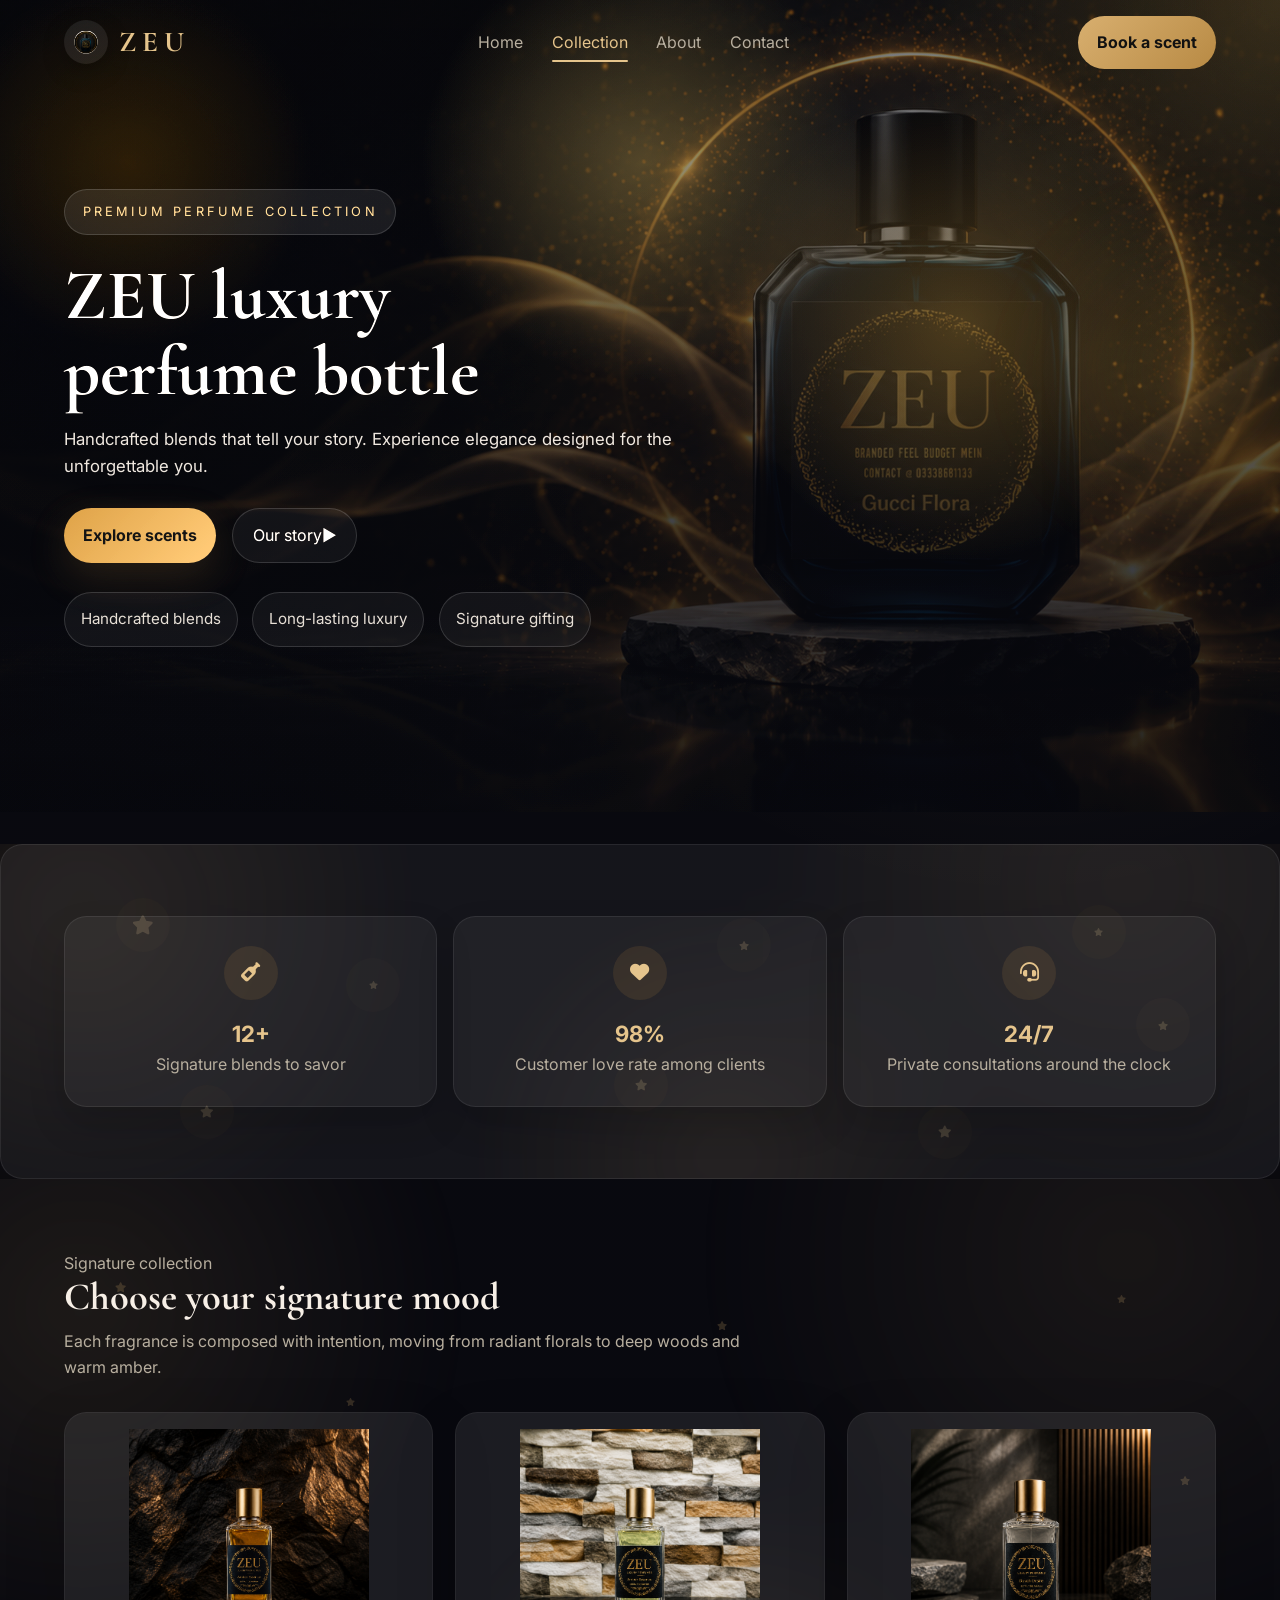
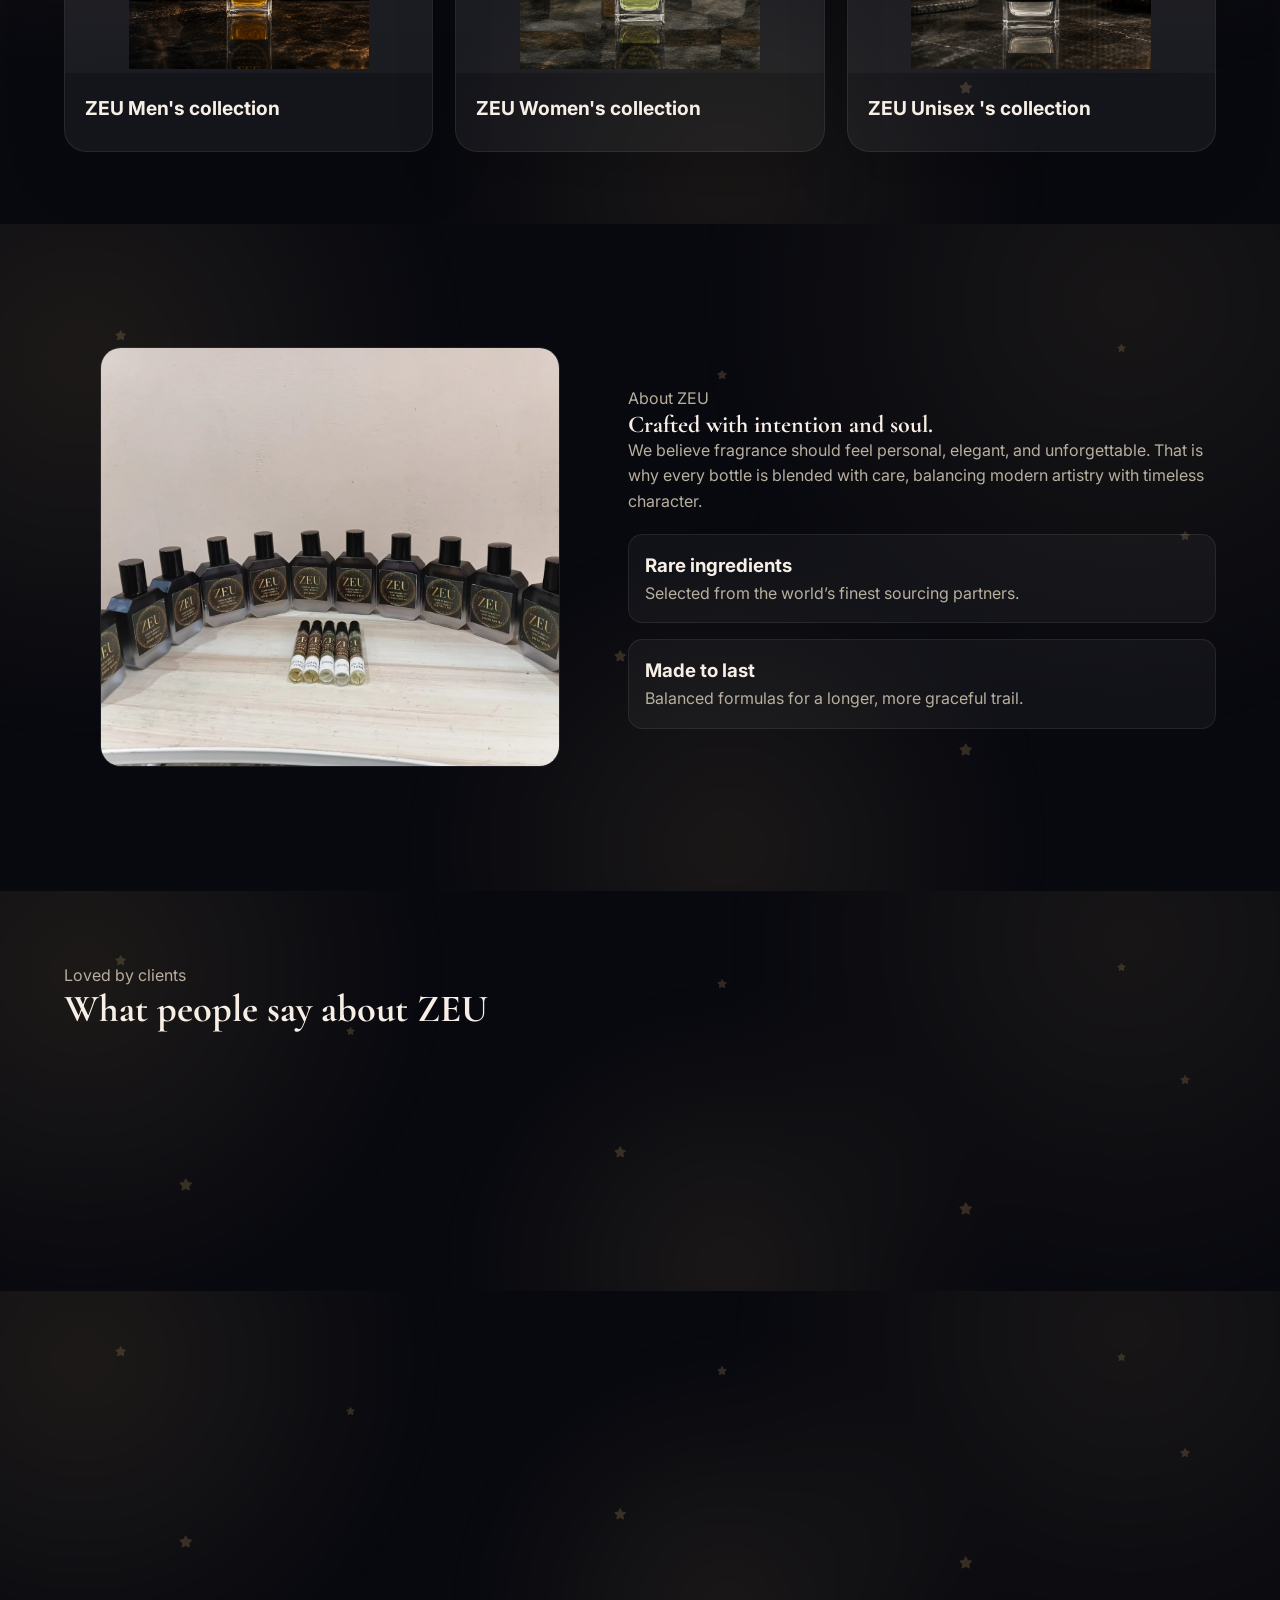
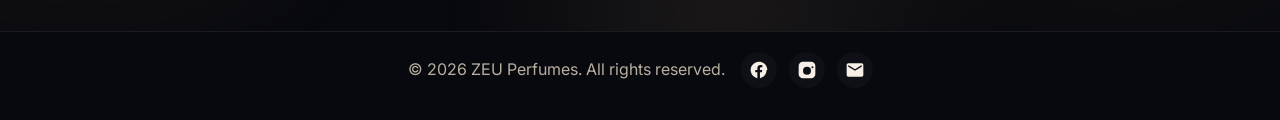
<file: index.html>
<!DOCTYPE html>
<html lang="en">
<head>
    <meta charset="UTF-8">
    <meta name="viewport" content="width=device-width, initial-scale=1.0">
    <meta name="description" content="Explore luxury perfumes by ZEU, including Noir Velvet, Celeste Bloom, and Golden Hour. Discover refined fragrances crafted for elegance and lasting impression.">
    <meta name="keywords" content="luxury perfume, designer fragrance, Noir Velvet perfume, Celeste Bloom perfume, Golden Hour perfume, ZEU perfumes">
    <meta name="author" content="ZEU Perfumes">
    <meta property="og:title" content="ZEU Perfumes | Luxury Fragrances">
    <meta property="og:description" content="Luxury perfume collection with bold, floral, and radiant scents crafted to leave a lasting impression.">
    <meta property="og:type" content="website">
    <meta property="og:image" content="images/8795c2fe-f827-4559-87a7-72eb3ebfd808.png">
    <meta name="twitter:card" content="summary_large_image">
    <meta name="twitter:title" content="ZEU Perfumes | Luxury Fragrances">
    <meta name="twitter:description" content="Luxury perfume collection with bold, floral, and radiant scents crafted to leave a lasting impression.">
    <title>ZEU | Luxury Perfumes</title>
    <link rel="stylesheet" href="style.css">
    <link rel="preconnect" href="https://fonts.googleapis.com">
    <link rel="preconnect" href="https://fonts.gstatic.com" crossorigin>
    <link href="https://fonts.googleapis.com/css2?family=Inter:wght@300;400;500;600;700&family=Cormorant+Garamond:wght@500;600;700&display=swap" rel="stylesheet">
    <link rel="stylesheet" href="https://cdnjs.cloudflare.com/ajax/libs/font-awesome/6.7.2/css/all.min.css">
    <link rel="icon" href="images/8795c2fe-f827-4559-87a7-72eb3ebfd808.png" type="image/png">
</head>
<body>
    <div class="page-glow"></div>

    <nav class="navbar">
        <a href="#home" class="brand">
            <img src="images/8795c2fe-f827-4559-87a7-72eb3ebfd808.png" alt="ZEU icon" class="nav-icon">
            ZEU
        </a>
        <div class="nav-links">
            <a href="#home">Home</a>
            <a href="#collection" class="active">Collection</a>
            <a href="#about">About</a>
            <a href="#contact">Contact</a>
        </div>
        <a class="nav-btn" href="#contact" id="bookBtn">Book a scent</a>
    </nav>

    <main>
        <section id="home" class="hero">
            <div class="hero-copy reveal">
                <span class="hero-badge">Premium perfume collection</span>
                <h1>ZEU luxury<br>perfume bottle</h1>
                <p>Handcrafted blends that tell your story. Experience elegance designed for the unforgettable you.</p>
                <div class="hero-actions">
                    <a href="#collection" class="btn btn-primary">Explore scents</a>
                    <a href="#about" class="btn btn-secondary">
                        Our story
                        <span class="btn-icon">▶</span>
                    </a>
                </div>
                <div class="hero-highlights">
                    <span>Handcrafted blends</span>
                    <span>Long-lasting luxury</span>
                    <span>Signature gifting</span>
                </div>
            </div>
    
        </section>

       <section class="stats reveal">
    <div class="section-stars" aria-hidden="true">
        <i class="fa-solid fa-star"></i><i class="fa-solid fa-star"></i><i class="fa-solid fa-star"></i><i class="fa-solid fa-star"></i>
        <i class="fa-solid fa-star"></i><i class="fa-solid fa-star"></i><i class="fa-solid fa-star"></i><i class="fa-solid fa-star"></i>
    </div>
    <div>
        <i class="fa-solid fa-wine-bottle"></i>
        <strong>12+</strong>
        <span>Signature blends to savor</span>
    </div>

    <div>
        <i class="fa-solid fa-heart"></i>
        <strong>98%</strong>
        <span>Customer love rate among clients</span>
    </div>

    <div>
        <i class="fa-solid fa-headset"></i>
        <strong>24/7</strong>
        <span>Private consultations around the clock</span>
    </div>
</section>

        <section id="collection" class="collection">
            <div class="section-stars" aria-hidden="true">
                <i class="fa-solid fa-star"></i><i class="fa-solid fa-star"></i><i class="fa-solid fa-star"></i><i class="fa-solid fa-star"></i>
                <i class="fa-solid fa-star"></i><i class="fa-solid fa-star"></i><i class="fa-solid fa-star"></i><i class="fa-solid fa-star"></i>
            </div>
            <div class="section-heading reveal">
                <p class="eyebrow">Signature collection</p>
                <h2>Choose your signature mood</h2>
                <p>Each fragrance is composed with intention, moving from radiant florals to deep woods and warm amber.</p>
            </div>

            <div class="perfume-grid">
                <article class="perfume-card reveal">
                    <div class="card-flip">
                        <a href="noir-velvet.html" class="card-link card-front">
                            <img src="images/ChatGPT Image Sep 3, 2026, 10_05_32 PM.png" alt="ZEU Men collection bottle">
                            <div class="card-copy">
                                <h3>ZEU Men's collection</h3>
                            </div>
                        </a>
                        <a href="noir-velvet.html" class="card-link card-back">
                            <div class="card-particle" aria-hidden="true"></div>
                            <div class="card-particle" aria-hidden="true"></div>
                            <div class="card-particle" aria-hidden="true"></div>
                            <div class="card-particle" aria-hidden="true"></div>
                            <div class="card-particle" aria-hidden="true"></div>
                            <div class="card-particle" aria-hidden="true"></div>
                            <div class="card-particle" aria-hidden="true"></div>
                            <div class="card-particle" aria-hidden="true"></div>
                            <div class="card-particle" aria-hidden="true"></div>
                            <div class="card-particle" aria-hidden="true"></div>
                            <div class="card-notes">
                                <span><i class="fa-solid fa-tree" aria-hidden="true"></i>Woody</span>
                                <span><i class="fa-solid fa-fire" aria-hidden="true"></i>Oud</span>
                                <span><i class="fa-solid fa-sun" aria-hidden="true"></i>Amber</span>
                            </div>
                            <strong>View Collection</strong>
                        </a>
                    </div>
                </article>

                <article class="perfume-card reveal">
                    <div class="card-flip">
                        <a href="celeste-bloom.html" class="card-link card-front">
                            <img src="images/ChatGPT Image Sep 3, 2026, 10_11_12 PM.png" alt="ZEU Women's collection bottle">
                            <div class="card-copy">
                                <h3>ZEU Women's collection</h3>
                            </div>
                        </a>
                        <a href="celeste-bloom.html" class="card-link card-back">
                            <div class="card-particle" aria-hidden="true"></div>
                            <div class="card-particle" aria-hidden="true"></div>
                            <div class="card-particle" aria-hidden="true"></div>
                            <div class="card-particle" aria-hidden="true"></div>
                            <div class="card-particle" aria-hidden="true"></div>
                            <div class="card-particle" aria-hidden="true"></div>
                            <div class="card-particle" aria-hidden="true"></div>
                            <div class="card-particle" aria-hidden="true"></div>
                            <div class="card-particle" aria-hidden="true"></div>
                            <div class="card-particle" aria-hidden="true"></div>
                            <div class="card-notes">
                                <span><i class="fa-solid fa-spa" aria-hidden="true"></i>Floral</span>
                                <span><i class="fa-solid fa-feather" aria-hidden="true"></i>Musk</span>
                                <span><i class="fa-solid fa-water" aria-hidden="true"></i>Fresh</span>
                            </div>
                            <strong>View Collection</strong>
                        </a>
                    </div>
                </article>

                <article class="perfume-card reveal">
                    <div class="card-flip">
                        <a href="golden-hour.html" class="card-link card-front">
                            <img src="images/ChatGPT Image Sep 3, 2026, 10_14_59 PM.png" alt="">
                            <div class="card-copy">
                                <h3>ZEU Unisex 's collection</h3>
                            </div>
                        </a>
                        <a href="golden-hour.html" class="card-link card-back">
                            <div class="card-particle" aria-hidden="true"></div>
                            <div class="card-particle" aria-hidden="true"></div>
                            <div class="card-particle" aria-hidden="true"></div>
                            <div class="card-particle" aria-hidden="true"></div>
                            <div class="card-particle" aria-hidden="true"></div>
                            <div class="card-particle" aria-hidden="true"></div>
                            <div class="card-particle" aria-hidden="true"></div>
                            <div class="card-particle" aria-hidden="true"></div>
                            <div class="card-particle" aria-hidden="true"></div>
                            <div class="card-particle" aria-hidden="true"></div>
                            <div class="card-notes">
                                <span><i class="fa-solid fa-tree" aria-hidden="true"></i>Woody</span>
                                <span><i class="fa-solid fa-sun" aria-hidden="true"></i>Amber</span>
                                <span><i class="fa-solid fa-leaf" aria-hidden="true"></i>Vanilla</span>
                            </div>
                            <strong>View Collection</strong>
                        </a>
                    </div>
                </article>
            </div>
        </section>

        <section id="about" class="story">
            <div class="section-stars" aria-hidden="true">
                <i class="fa-solid fa-star"></i><i class="fa-solid fa-star"></i><i class="fa-solid fa-star"></i><i class="fa-solid fa-star"></i>
                <i class="fa-solid fa-star"></i><i class="fa-solid fa-star"></i><i class="fa-solid fa-star"></i><i class="fa-solid fa-star"></i>
            </div>
            <div class="story-image reveal">
                <div class="perfume-box">
                    <div class="box">
                        <img src="images/5abccdc6-fd2a-4ec4-a11d-f77dc04ec725.jpg" alt="Perfume arranged in box" class="perfume-single">
                    </div>
                </div>
            </div>
            <div class="story-copy reveal">
                <p class="eyebrow">About ZEU</p>
                <h2>Crafted with intention and soul.</h2>
                <p>We believe fragrance should feel personal, elegant, and unforgettable. That is why every bottle is blended with care, balancing modern artistry with timeless character.</p>
                <div class="feature-list">
                    <div>
                        <h3>Rare ingredients</h3>
                        <p>Selected from the world’s finest sourcing partners.</p>
                    </div>
                    <div>
                        <h3>Made to last</h3>
                        <p>Balanced formulas for a longer, more graceful trail.</p>
                    </div>
                </div>
            </div>
        </section>

        <section class="testimonials">
            <div class="section-stars" aria-hidden="true">
                <i class="fa-solid fa-star"></i><i class="fa-solid fa-star"></i><i class="fa-solid fa-star"></i><i class="fa-solid fa-star"></i>
                <i class="fa-solid fa-star"></i><i class="fa-solid fa-star"></i><i class="fa-solid fa-star"></i><i class="fa-solid fa-star"></i>
            </div>
            <div class="section-heading reveal">
                <p class="eyebrow">Loved by clients</p>
                <h2>What people say about ZEU</h2>
            </div>

            <div class="testimonial-grid">
                <blockquote class="testimonial reveal">
                    “It feels like luxury in every spray. The scent is deep, elegant, and unforgettable.”
                    <cite>— Aisha K.</cite>
                </blockquote>
                <blockquote class="testimonial reveal">
                    “The packaging, the fragrance, the experience — everything feels premium and thoughtful.”
                    <cite>— Omar R.</cite>
                </blockquote>
                <blockquote class="testimonial reveal">
                    “I bought it for gifting and ended up keeping it for myself. Absolutely stunning.”
                    <cite>— Lina M.</cite>
                </blockquote>
            </div>
        </section>

        <section id="contact" class="contact">
            <div class="section-stars" aria-hidden="true">
                <i class="fa-solid fa-star"></i><i class="fa-solid fa-star"></i><i class="fa-solid fa-star"></i><i class="fa-solid fa-star"></i>
                <i class="fa-solid fa-star"></i><i class="fa-solid fa-star"></i><i class="fa-solid fa-star"></i><i class="fa-solid fa-star"></i>
            </div>
            <div class="contact-card reveal">
                <p class="eyebrow">Ready to indulge?</p>
                <h2>Experience your next signature scent.</h2>
                <p>Reach out for private orders, gift sets, and exclusive launches.</p>
                <a href="mailto:info@zeuperfumes.com" class="btn btn-primary">Email us</a>
            </div>
        </section>
    </main>

    <div class="modal-overlay" id="bookingModal" aria-hidden="true">
        <div class="modal-content" role="dialog" aria-modal="true" aria-labelledby="bookingTitle">
            <button class="modal-close" type="button" id="closeModal" aria-label="Close booking form">×</button>
            <h2 id="bookingTitle">Book your signature scent</h2>
            <p>Share your details and we'll reserve a custom fragrance experience for you.</p>
            <form class="booking-form" id="bookingForm">
                <label>
                    Name
                    <input type="text" name="name" placeholder="Your name" required>
                </label>
                <label>
                    Email
                    <input type="email" name="email" placeholder="you@example.com" required>
                </label>
                <label>
                    Product
                    <select name="product" required>
                        <option value="">Choose a scent</option>
                        <option value="noir">Noir Velvet</option>
                        <option value="celeste">Celeste Bloom</option>
                        <option value="golden">Golden Hour</option>
                        <option value="custom">Custom blend</option>
                    </select>
                </label>
                <label>
                    Message
                    <textarea name="message" rows="4" placeholder="Tell us what you love..." required></textarea>
                </label>
                <button type="submit" class="btn btn-primary">Submit booking</button>
            </form>
        </div>
    </div>

    <footer>
        <div class="footer-inner">
            <p>&copy; <span id="year"></span> ZEU Perfumes. All rights reserved.</p>
            <div class="footer-social">
                <a class="social-link" href="facebook-page.html" aria-label="Facebook" id="fbReelBtn">
                    <!-- Facebook SVG -->
                    <svg width="20" height="20" viewBox="0 0 24 24" fill="none" xmlns="http://www.w3.org/2000/svg" aria-hidden="true">
                        <path d="M22 12C22 6.48 17.52 2 12 2S2 6.48 2 12c0 4.84 3.44 8.84 8 9.8V14.7H7.5v-2.7H10V9.8c0-2.5 1.49-3.9 3.77-3.9 1.09 0 2.23.2 2.23.2v2.45h-1.25c-1.23 0-1.61.76-1.61 1.54v1.86h2.74l-.44 2.7h-2.3V21.8c4.56-.96 8-4.96 8-9.8z" fill="currentColor" />
                    </svg>
                </a>
                <a class="social-link" href="https://www.instagram.com/zeuperfumes/" aria-label="Instagram" target="_blank" rel="noopener noreferrer">
                    <!-- Instagram SVG -->
                    <svg width="20" height="20" viewBox="0 0 24 24" fill="none" xmlns="http://www.w3.org/2000/svg" aria-hidden="true">
                        <path d="M7 2h10a5 5 0 0 1 5 5v10a5 5 0 0 1-5 5H7a5 5 0 0 1-5-5V7a5 5 0 0 1 5-5zm5 6.2a4.8 4.8 0 1 0 0 9.6 4.8 4.8 0 0 0 0-9.6zm6.5-.8a1.2 1.2 0 1 0 0 2.4 1.2 1.2 0 0 0 0-2.4z" fill="currentColor" />
                    </svg>
                </a>
                <a class="social-link" href="mailto:info@zeuperfumes.com" aria-label="Email" target="_self">
                    <!-- Email / Gmail SVG -->
                    <svg width="20" height="20" viewBox="0 0 24 24" fill="none" xmlns="http://www.w3.org/2000/svg" aria-hidden="true">
                        <path d="M20 4H4c-1.1 0-2 .9-2 2v12c0 1.1.9 2 2 2h16c1.1 0 2-.9 2-2V6c0-1.1-.9-2-2-2zm0 4-8 5-8-5V6l8 5 8-5v2z" fill="currentColor" />
                    </svg>
                </a>
            </div>
        </div>
        <div class="modal-overlay" id="videoModal" aria-hidden="true">
            <div class="modal-content video-modal-content" role="dialog" aria-modal="true" aria-labelledby="videoTitle">
                <button class="modal-close" type="button" id="closeVideoModal" aria-label="Close video">×</button>
                <h2 id="videoTitle">ZEU Perfumes — Signature Reel</h2>
                <div class="video-wrapper">
                    <video id="zeuReelVideo" autoplay muted loop playsinline poster="images/8795c2fe-f827-4559-87a7-72eb3ebfd808.png">
                        <source src="videos/zeu-reel.mp4" type="video/mp4">
                        Your browser does not support the video tag.
                    </video>
                </div>
                <div class="video-modal-actions">
                    <a class="btn btn-primary" href="mailto:info@zeuperfumes.com?subject=Order%20Request%20for%20ZEU%20Perfume">Order now</a>
                    <a class="btn btn-secondary" href="index.html" id="exploreBtn">Visit Website</a>
                </div>
            </div>
        </div>
    </footer>

    <script src="script.js"></script>
</body>
</html>
</file>
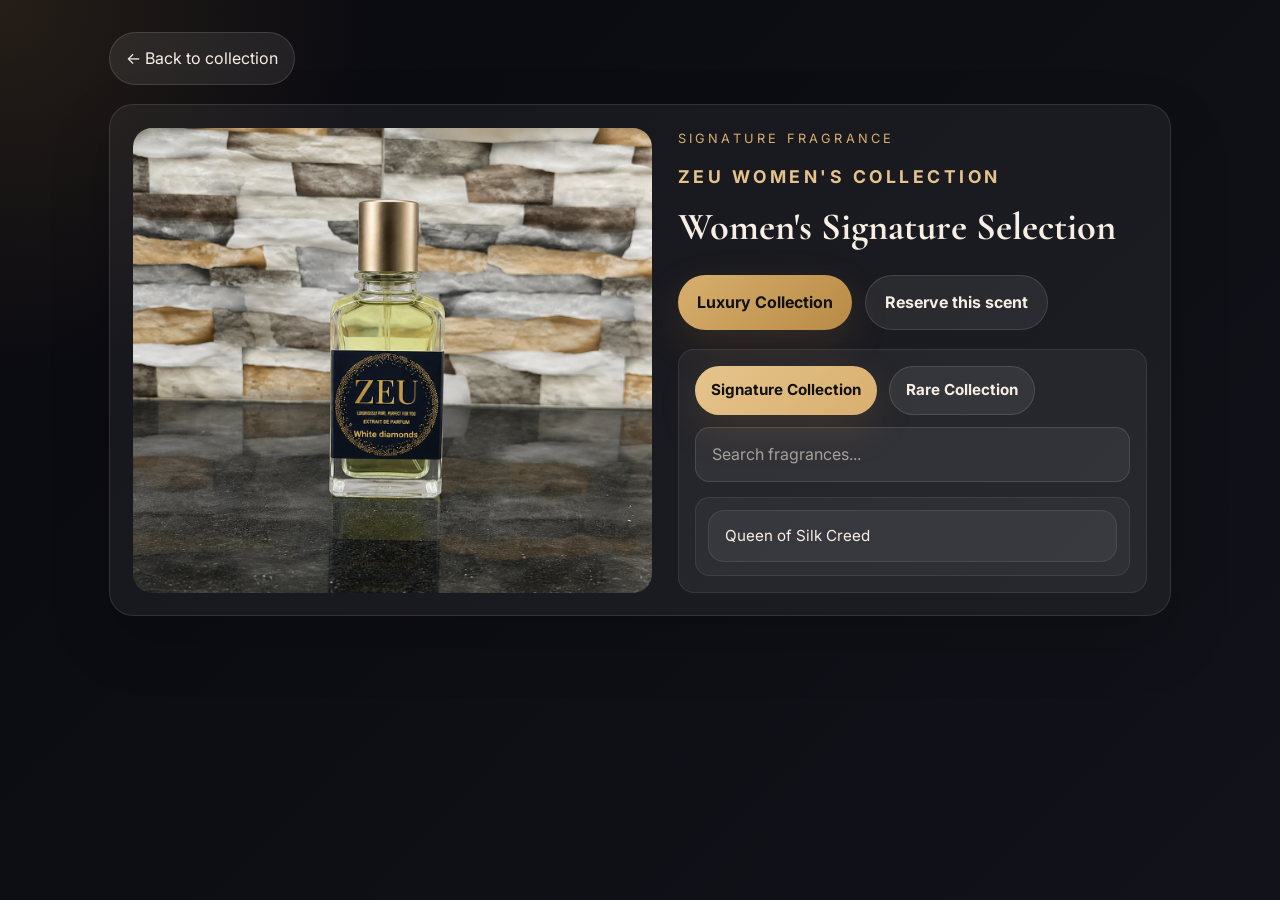
<file: celeste-bloom.html>
<!DOCTYPE html>
<html lang="en">
<head>
  <meta charset="UTF-8" />
  <meta name="viewport" content="width=device-width, initial-scale=1.0" />
  <meta name="description" content="Explore the ZEU women's fragrance collection, featuring signature and rare scents designed for memorable presence." />
  <meta name="keywords" content="Celeste Bloom, women's perfume, luxury fragrance collection, ZEU perfumes" />
  <meta property="og:title" content="Celeste Bloom | ZEU Perfumes" />
  <meta property="og:description" content="Discover ZEU's Celeste Bloom women's fragrance collection." />
  <meta property="og:type" content="website" />
  <meta property="og:image" content="images/7a420e01-bcb6-480f-9904-edebe3801870.png" />
  <meta name="twitter:card" content="summary_large_image" />
  <title>Celeste Bloom | ZEU Perfumes</title>
  <link rel="stylesheet" href="style.css" />
  <link rel="preconnect" href="https://fonts.googleapis.com" />
  <link rel="preconnect" href="https://fonts.gstatic.com" crossorigin />
  <link href="https://fonts.googleapis.com/css2?family=Inter:wght@300;400;500;600;700&family=Cormorant+Garamond:wght@500;600;700&display=swap" rel="stylesheet" />
  <style>
    body {
      min-height: 100vh;
      background: radial-gradient(circle at top left, rgba(184,138,68,0.16), transparent 24%),
                  linear-gradient(135deg, #09090f 0%, #12131a 100%);
      color: #f7efe6;
      font-family: 'Inter', sans-serif;
    }

    .detail-page { max-width: 1100px; margin: 0 auto; padding: 2rem 1.2rem 3rem; }
    .back-btn {
      display: inline-flex; align-items: center; gap: 0.6rem; margin-bottom: 1.2rem;
      padding: 0.8rem 1rem; border-radius: 999px; background: rgba(255,255,255,0.08);
      border: 1px solid rgba(255,255,255,0.12); color: #f7efe6; text-decoration: none;
      transition: transform 0.2s ease;
    }
    .back-btn:hover { transform: translateX(-3px); }
    .detail-card {
      display: grid; grid-template-columns: 1.05fr 0.95fr; gap: 1.6rem;
      background: rgba(255,255,255,0.05); border: 1px solid rgba(255,255,255,0.1);
      border-radius: 1.5rem; padding: 1.4rem; box-shadow: 0 24px 60px rgba(0,0,0,0.2);
    }
    .detail-image {
      width: 100%; min-height: 420px; border-radius: 1.2rem; overflow: hidden;
      background: rgba(255,255,255,0.03); display: grid; place-items: center;
    }
    .detail-image img { width: 100%; height: 100%; object-fit: cover; object-position: center; padding: 0; }
    .detail-content h1 { font-family: 'Cormorant Garamond', serif; font-size: 2.4rem; margin-bottom: 0.6rem; }
    .detail-content .eyebrow { color: #d8af6f; text-transform: uppercase; letter-spacing: 0.25em; font-size: 0.8rem; margin-bottom: 0.8rem; }
    .detail-content p { color: #b8af9f; margin-bottom: 1rem; line-height: 1.75; }
    .brand-title { font-size: 1.1rem; font-weight: 700; letter-spacing: 0.2em; text-transform: uppercase; color: #e5c48c; margin-bottom: 0.4rem; }
    .btn-row { display: flex; flex-wrap: wrap; gap: 0.8rem; margin-top: 1rem; }
    .btn {
      display: inline-flex; align-items: center; justify-content: center; border-radius: 999px;
      padding: 0.85rem 1.2rem; text-decoration: none; font-weight: 700; transition: transform 0.2s ease;
      cursor: pointer; border: none;
    }
    .btn:hover { transform: translateY(-2px); }
    .btn-primary { background: linear-gradient(135deg, #d8af6f, #b88a44); color: #111; }
    .btn-secondary { background: rgba(255,255,255,0.07); border: 1px solid rgba(255,255,255,0.12); color: #f7efe6; }
    .collection-box { margin-top: 1.2rem; padding: 1rem; border-radius: 1rem; background: rgba(255,255,255,0.05); border: 1px solid rgba(255,255,255,0.08); }
    .collection-toggle { display: flex; gap: 0.8rem; flex-wrap: wrap; margin-bottom: 0.8rem; }
    .collection-toggle .btn { padding: 0.7rem 1rem; font-size: 0.95rem; }
    .collection-toggle .btn.active { background: linear-gradient(135deg, #e5c48c, #d8af6f); color: #111; }
    .search-box { margin-top: 0.8rem; margin-bottom: 0.9rem; }
    .search-box input { width: 100%; padding: 0.85rem 1rem; border-radius: 0.9rem; border: 1px solid rgba(255,255,255,0.12); background: rgba(255,255,255,0.06); color: #f7efe6; }
    .search-box input::placeholder { color: rgba(247,239,230,0.58); }
    .list-box { max-height: 320px; overflow-y: auto; padding: 0.8rem; border-radius: 0.9rem; background: rgba(255,255,255,0.04); border: 1px solid rgba(255,255,255,0.08); }
    .list-box ul { list-style: none; padding: 0; margin: 0; display: grid; gap: 0.45rem; }
    .list-box li { padding: 0.8rem 1rem; border-radius: 1rem; background: rgba(255,255,255,0.05); color: #f7efe6; font-size: 0.95rem; border: 1px solid rgba(255,255,255,0.08); transition: transform 0.25s ease, box-shadow 0.25s ease, background 0.25s ease, border-color 0.25s ease; cursor: pointer; }
    .list-box li:hover { transform: translateY(-4px); box-shadow: 0 18px 40px rgba(0,0,0,0.18); background: rgba(255,255,255,0.10); border-color: rgba(255,208,143,0.35); }
    .list-box li.selected { background: rgba(184,138,68,0.18); border-color: rgba(255,214,115,0.45); color: #f7efe6; }
    .list-box.closed { max-height: 0; opacity: 0; pointer-events: none; transition: max-height 0.25s ease, opacity 0.25s ease; }
    .list-box[data-view="luxury"] .signature-list, .list-box[data-view="luxury"] .rare-list,
    .list-box[data-view="signature"] .rare-list, .list-box[data-view="rare"] .signature-list { display: none; }
    @media (max-width: 800px) { .detail-card { grid-template-columns: 1fr; } .detail-image { min-height: 320px; } }
  </style>
</head>
<body>
  <div class="detail-page">
    <a href="index.html" class="back-btn">← Back to collection</a>
    <div class="detail-card">
      <div class="detail-image">
        <img src="images/7a420e01-bcb6-480f-9904-edebe3801870.png" alt="Celeste Bloom women's fragrance bottle" />
      </div>
      <div class="detail-content">
        <p class="eyebrow">Signature fragrance</p>
        <div class="brand-title">ZEU WOMEN'S COLLECTION</div>
        <h1>Women's Signature Selection</h1>
        <div class="btn-row">
          <a href="#luxuryCollection" class="btn btn-primary">Luxury Collection</a>
          <button class="btn btn-secondary" id="bookBtn" type="button">Reserve this scent</button>
        </div>
        <div class="collection-box" id="luxuryCollection">
          <div class="collection-toggle">
            <button class="btn btn-primary active" data-view="signature">Signature Collection</button>
            <button class="btn btn-secondary" data-view="rare">Rare Collection</button>
          </div>
          <div class="search-box">
            <input type="search" id="fragranceSearch" placeholder="Search fragrances..." aria-label="Search fragrances" />
          </div>
          <div class="list-box" data-view="signature">
            <ul class="signature-list"></ul>
            <ul class="rare-list"></ul>
          </div>
        </div>
      </div>
    </div>
  </div>

  <div class="modal-overlay" id="bookingModal" aria-hidden="true">
    <div class="modal-content" role="dialog" aria-modal="true" aria-labelledby="bookingTitle">
      <button class="modal-close" type="button" id="closeModal" aria-label="Close booking form">×</button>
      <h2 id="bookingTitle">Book your signature scent</h2>
      <p>Reserve your signature scent now with a private booking request.</p>
      <form class="booking-form" id="bookingForm">
        <label>Name<input type="text" name="name" placeholder="Your name" required></label>
        <label>Email<input type="email" name="email" placeholder="you@example.com" required></label>
        <label>Product<input type="text" name="product" id="bookingProduct" placeholder="Selected fragrance" value="Women's Signature Selection" required></label>
        <label>Message<textarea name="message" rows="4" placeholder="Tell us what you love..." required></textarea></label>
        <button type="submit" class="btn btn-primary">Submit booking</button>
      </form>
    </div>
  </div>

  <script src="products.js"></script>
  <script src="script.js"></script>
  <script>
    document.querySelectorAll('.collection-box').forEach(box => {
      const searchInput = box.querySelector('.search-box input');
      const listBox = box.querySelector('.list-box');
      const toggleButtons = box.querySelectorAll('.collection-toggle .btn');

      perfumeProducts.forEach(product => {
        const list = listBox.querySelector(`.${product.category}-list`);
        if (product.collection !== 'women' || !list) return;
        const item = document.createElement('li');
        item.textContent = product.name;
        list.appendChild(item);
      });

      const allItems = Array.from(listBox.querySelectorAll('li'));
      let selectedFragrance = '';

      function filterItems() {
        const query = searchInput.value.toLowerCase().trim();
        const view = listBox.dataset.view;
        allItems.forEach(item => {
          const list = item.closest('ul');
          const isVisibleList = list.classList.contains(`${view}-list`);
          const text = item.textContent.toLowerCase();
          const matchesQuery = text.includes(query);
          const isSelectedItem = selectedFragrance && item.textContent.trim() === selectedFragrance;
          item.style.display = isVisibleList && (isSelectedItem || query === '' || matchesQuery) ? 'block' : 'none';
        });
      }

      function clearSelectedItems() { allItems.forEach(item => item.classList.remove('selected')); }
      const bookingProduct = document.getElementById('bookingProduct');
      function selectListItem(item) {
        clearSelectedItems(); item.classList.add('selected'); selectedFragrance = item.textContent.trim();
        searchInput.value = selectedFragrance;
        if (bookingProduct) bookingProduct.value = selectedFragrance;
        listBox.classList.add('closed');
      }
      searchInput.addEventListener('input', () => { selectedFragrance = ''; filterItems(); });
      searchInput.addEventListener('focus', () => listBox.classList.remove('closed'));
      toggleButtons.forEach(button => button.addEventListener('click', () => {
        const view = button.dataset.view; listBox.dataset.view = view;
        toggleButtons.forEach(btn => {
          btn.classList.toggle('active', btn === button);
          btn.classList.toggle('btn-primary', btn === button);
          btn.classList.toggle('btn-secondary', btn !== button);
        });
        listBox.classList.remove('closed'); filterItems();
      }));
      allItems.forEach(item => item.addEventListener('click', () => selectListItem(item)));
      filterItems();
    });
  </script>
</body>
</html>
</file>
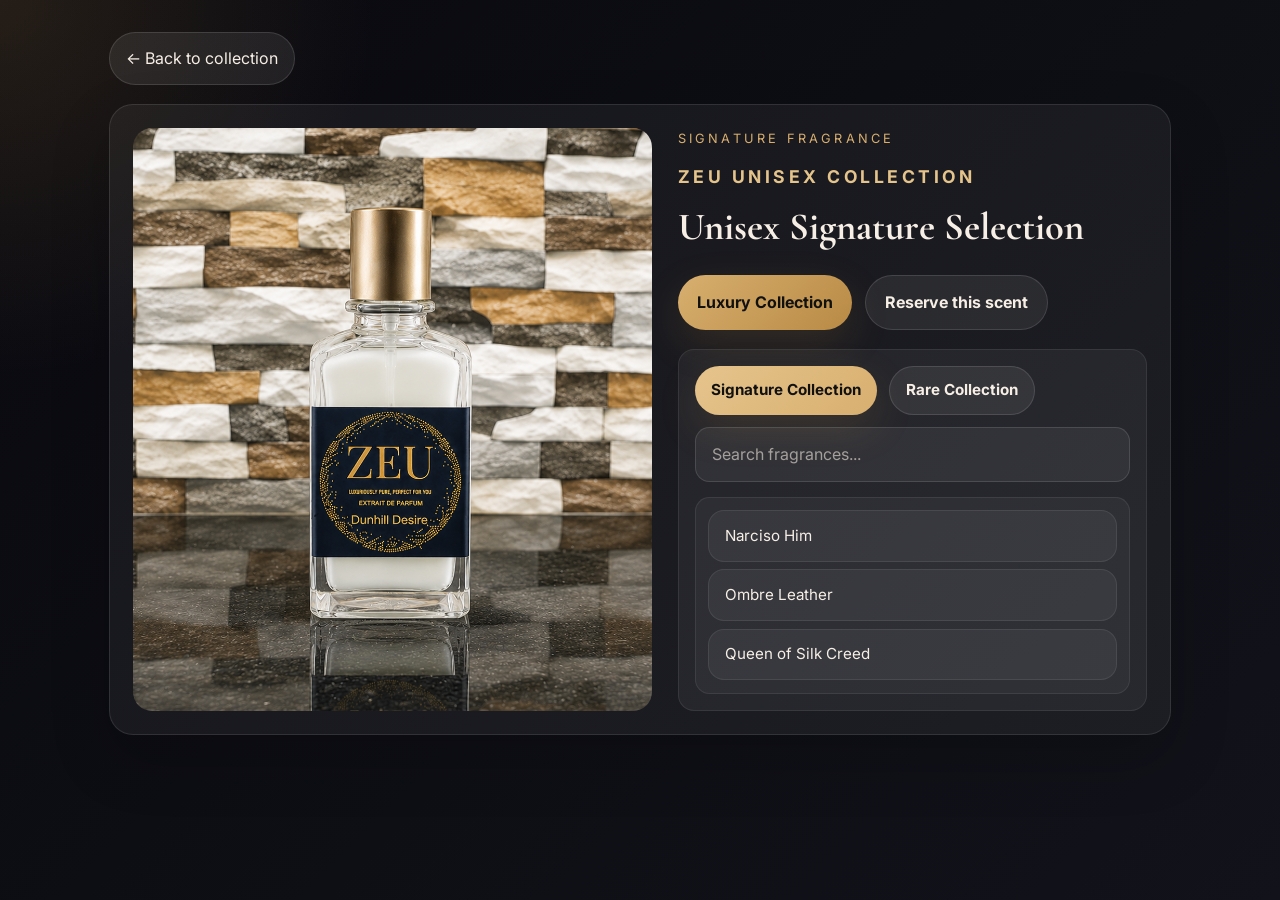
<file: golden-hour.html>
<!DOCTYPE html>
<html lang="en">
<head>
  <meta charset="UTF-8" />
  <meta name="viewport" content="width=device-width, initial-scale=1.0" />
  <meta name="description" content="Explore the ZEU unisex Golden Hour fragrance collection, featuring signature and rare scents designed for memorable presence." />
  <meta name="keywords" content="Golden Hour, unisex perfume, luxury fragrance collection, ZEU perfumes" />
  <meta property="og:title" content="Golden Hour | ZEU Perfumes" />
  <meta property="og:description" content="Discover ZEU's Golden Hour unisex fragrance collection." />
  <meta property="og:type" content="website" />
  <meta property="og:image" content="images/7dd93378-a5dd-4fcc-ad45-9db177c06696.png" />
  <meta name="twitter:card" content="summary_large_image" />
  <title>Golden Hour | ZEU Perfumes</title>
  <link rel="stylesheet" href="style.css" />
  <link rel="preconnect" href="https://fonts.googleapis.com" />
  <link rel="preconnect" href="https://fonts.gstatic.com" crossorigin />
  <link href="https://fonts.googleapis.com/css2?family=Inter:wght@300;400;500;600;700&family=Cormorant+Garamond:wght@500;600;700&display=swap" rel="stylesheet" />
  <style>
    body { min-height: 100vh; background: radial-gradient(circle at top left, rgba(184,138,68,0.16), transparent 24%), linear-gradient(135deg, #09090f 0%, #12131a 100%); color: #f7efe6; font-family: 'Inter', sans-serif; }
    .detail-page { max-width: 1100px; margin: 0 auto; padding: 2rem 1.2rem 3rem; }
    .back-btn { display: inline-flex; align-items: center; gap: 0.6rem; margin-bottom: 1.2rem; padding: 0.8rem 1rem; border-radius: 999px; background: rgba(255,255,255,0.08); border: 1px solid rgba(255,255,255,0.12); color: #f7efe6; text-decoration: none; transition: transform 0.2s ease; }
    .back-btn:hover { transform: translateX(-3px); }
    .detail-card { display: grid; grid-template-columns: 1.05fr 0.95fr; gap: 1.6rem; background: rgba(255,255,255,0.05); border: 1px solid rgba(255,255,255,0.1); border-radius: 1.5rem; padding: 1.4rem; box-shadow: 0 24px 60px rgba(0,0,0,0.2); }
    .detail-image { width: 100%; min-height: 420px; border-radius: 1.2rem; overflow: hidden; background: rgba(255,255,255,0.03); display: grid; place-items: center; }
    .detail-image img { width: 100%; height: 100%; object-fit: cover; object-position: center; padding: 0; }
    .detail-content h1 { font-family: 'Cormorant Garamond', serif; font-size: 2.4rem; margin-bottom: 0.6rem; }
    .detail-content .eyebrow { color: #d8af6f; text-transform: uppercase; letter-spacing: 0.25em; font-size: 0.8rem; margin-bottom: 0.8rem; }
    .detail-content p { color: #b8af9f; margin-bottom: 1rem; line-height: 1.75; }
    .brand-title { font-size: 1.1rem; font-weight: 700; letter-spacing: 0.2em; text-transform: uppercase; color: #e5c48c; margin-bottom: 0.4rem; }
    .btn-row { display: flex; flex-wrap: wrap; gap: 0.8rem; margin-top: 1rem; }
    .btn { display: inline-flex; align-items: center; justify-content: center; border-radius: 999px; padding: 0.85rem 1.2rem; text-decoration: none; font-weight: 700; transition: transform 0.2s ease; cursor: pointer; border: none; }
    .btn:hover { transform: translateY(-2px); }
    .btn-primary { background: linear-gradient(135deg, #d8af6f, #b88a44); color: #111; }
    .btn-secondary { background: rgba(255,255,255,0.07); border: 1px solid rgba(255,255,255,0.12); color: #f7efe6; }
    .collection-box { margin-top: 1.2rem; padding: 1rem; border-radius: 1rem; background: rgba(255,255,255,0.05); border: 1px solid rgba(255,255,255,0.08); }
    .collection-toggle { display: flex; gap: 0.8rem; flex-wrap: wrap; margin-bottom: 0.8rem; }
    .collection-toggle .btn { padding: 0.7rem 1rem; font-size: 0.95rem; }
    .collection-toggle .btn.active { background: linear-gradient(135deg, #e5c48c, #d8af6f); color: #111; }
    .search-box { margin-top: 0.8rem; margin-bottom: 0.9rem; }
    .search-box input { width: 100%; padding: 0.85rem 1rem; border-radius: 0.9rem; border: 1px solid rgba(255,255,255,0.12); background: rgba(255,255,255,0.06); color: #f7efe6; }
    .search-box input::placeholder { color: rgba(247,239,230,0.58); }
    .list-box { max-height: 320px; overflow-y: auto; padding: 0.8rem; border-radius: 0.9rem; background: rgba(255,255,255,0.04); border: 1px solid rgba(255,255,255,0.08); }
    .list-box ul { list-style: none; padding: 0; margin: 0; display: grid; gap: 0.45rem; }
    .list-box li { padding: 0.8rem 1rem; border-radius: 1rem; background: rgba(255,255,255,0.05); color: #f7efe6; font-size: 0.95rem; border: 1px solid rgba(255,255,255,0.08); transition: transform 0.25s ease, box-shadow 0.25s ease, background 0.25s ease, border-color 0.25s ease; cursor: pointer; }
    .list-box li:hover { transform: translateY(-4px); box-shadow: 0 18px 40px rgba(0,0,0,0.18); background: rgba(255,255,255,0.10); border-color: rgba(255,208,143,0.35); }
    .list-box li.selected { background: rgba(184,138,68,0.18); border-color: rgba(255,214,115,0.45); color: #f7efe6; }
    .list-box.closed { max-height: 0; opacity: 0; pointer-events: none; transition: max-height 0.25s ease, opacity 0.25s ease; }
    .list-box[data-view="luxury"] .signature-list, .list-box[data-view="luxury"] .rare-list, .list-box[data-view="signature"] .rare-list, .list-box[data-view="rare"] .signature-list { display: none; }
    @media (max-width: 800px) { .detail-card { grid-template-columns: 1fr; } .detail-image { min-height: 320px; } }
  </style>
</head>
<body>
  <div class="detail-page">
    <a href="index.html" class="back-btn">← Back to collection</a>
    <div class="detail-card">
      <div class="detail-image">
        <img src="images/7dd93378-a5dd-4fcc-ad45-9db177c06696.png" alt="Golden Hour unisex fragrance bottle" />
      </div>
      <div class="detail-content">
        <p class="eyebrow">Signature fragrance</p>
        <div class="brand-title">ZEU UNISEX COLLECTION</div>
        <h1>Unisex Signature Selection</h1>
        <div class="btn-row">
          <a href="#luxuryCollection" class="btn btn-primary">Luxury Collection</a>
          <button class="btn btn-secondary" id="bookBtn" type="button">Reserve this scent</button>
        </div>
        <div class="collection-box" id="luxuryCollection">
          <div class="collection-toggle">
            <button class="btn btn-primary active" data-view="signature">Signature Collection</button>
            <button class="btn btn-secondary" data-view="rare">Rare Collection</button>
          </div>
          <div class="search-box">
            <input type="search" id="fragranceSearch" placeholder="Search fragrances..." aria-label="Search fragrances" />
          </div>
          <div class="list-box" data-view="signature">
            <ul class="signature-list"></ul>
            <ul class="rare-list"></ul>
          </div>
        </div>
      </div>
    </div>
  </div>

  <div class="modal-overlay" id="bookingModal" aria-hidden="true">
    <div class="modal-content" role="dialog" aria-modal="true" aria-labelledby="bookingTitle">
      <button class="modal-close" type="button" id="closeModal" aria-label="Close booking form">×</button>
      <h2 id="bookingTitle">Book your signature scent</h2>
      <p>Reserve your signature scent now with a private booking request.</p>
      <form class="booking-form" id="bookingForm">
        <label>Name<input type="text" name="name" placeholder="Your name" required></label>
        <label>Email<input type="email" name="email" placeholder="you@example.com" required></label>
        <label>Product<input type="text" name="product" id="bookingProduct" placeholder="Selected fragrance" value="Unisex Signature Selection" required></label>
        <label>Message<textarea name="message" rows="4" placeholder="Tell us what you love..." required></textarea></label>
        <button type="submit" class="btn btn-primary">Submit booking</button>
      </form>
    </div>
  </div>

  <script src="products.js"></script>
  <script src="script.js"></script>
  <script>
    document.querySelectorAll('.collection-box').forEach(box => {
      const searchInput = box.querySelector('.search-box input');
      const listBox = box.querySelector('.list-box');
      const toggleButtons = box.querySelectorAll('.collection-toggle .btn');

      perfumeProducts.forEach(product => {
        const list = listBox.querySelector(`.${product.category}-list`);
        if (product.collection !== 'unisex' || !list) return;
        const item = document.createElement('li');
        item.textContent = product.name;
        list.appendChild(item);
      });

      const allItems = Array.from(listBox.querySelectorAll('li'));
      let selectedFragrance = '';

      function filterItems() {
        const query = searchInput.value.toLowerCase().trim();
        const view = listBox.dataset.view;
        allItems.forEach(item => {
          const list = item.closest('ul');
          const isVisibleList = list.classList.contains(`${view}-list`);
          const text = item.textContent.toLowerCase();
          const matchesQuery = text.includes(query);
          const isSelectedItem = selectedFragrance && item.textContent.trim() === selectedFragrance;
          item.style.display = isVisibleList && (isSelectedItem || query === '' || matchesQuery) ? 'block' : 'none';
        });
      }

      function clearSelectedItems() { allItems.forEach(item => item.classList.remove('selected')); }
      const bookingProduct = document.getElementById('bookingProduct');
      function selectListItem(item) {
        clearSelectedItems(); item.classList.add('selected'); selectedFragrance = item.textContent.trim();
        searchInput.value = selectedFragrance;
        if (bookingProduct) bookingProduct.value = selectedFragrance;
        listBox.classList.add('closed');
      }
      searchInput.addEventListener('input', () => { selectedFragrance = ''; filterItems(); });
      searchInput.addEventListener('focus', () => listBox.classList.remove('closed'));
      toggleButtons.forEach(button => button.addEventListener('click', () => {
        const view = button.dataset.view; listBox.dataset.view = view;
        toggleButtons.forEach(btn => {
          btn.classList.toggle('active', btn === button);
          btn.classList.toggle('btn-primary', btn === button);
          btn.classList.toggle('btn-secondary', btn !== button);
        });
        listBox.classList.remove('closed'); filterItems();
      }));
      allItems.forEach(item => item.addEventListener('click', () => selectListItem(item)));
      filterItems();
    });
  </script>
</body>
</html>
</file>
<file: style.css>
:root {
    --primary: #b88a44;
    --primary-soft: #e5c48c;
    --surface: #09090f;
    --surface-2: #12131a;
    --text: #f7efe6;
    --muted: #b8af9f;
    --border: rgba(255, 255, 255, 0.12);
}

* {
    box-sizing: border-box;
    margin: 0;
    padding: 0;
}

html {
    scroll-behavior: smooth;
}

body {
    min-height: 100vh;
    font-family: 'Inter', sans-serif;
    line-height: 1.6;
    color: var(--text);
    background: radial-gradient(circle at top left, rgba(184, 138, 68, 0.12), transparent 20%),
        radial-gradient(circle at 80% 10%, rgba(255, 229, 156, 0.08), transparent 18%),
        linear-gradient(180deg, #09090f 0%, #08090f 100%);
    overflow-x: hidden;
}

img {
    display: block;
    width: 100%;
    object-fit: cover;
    max-width: 100%;
}

a {
    color: inherit;
    text-decoration: none;
}

button,
input,
select,
textarea {
    font: inherit;
}

::selection {
    background: rgba(184, 138, 68, 0.25);
    color: var(--text);
}

.page-glow {
    position: fixed;
    inset: 0;
    pointer-events: none;
    background: radial-gradient(circle at 80% 20%, rgba(184, 138, 68, 0.15), transparent 25%);
    z-index: -1;
}

.navbar {
    position: fixed;
    top: 0;
    left: 0;
    width: 100%;
    display: grid;
    grid-template-columns: auto 1fr auto;
    align-items: center;
    gap: 1.25rem;
    padding: 1rem 5%;
    z-index: 1000;

    background: transparent;
    backdrop-filter: none;
    border-bottom: none;

    transition: background 0.3s ease, backdrop-filter 0.3s ease;
}


.navbar.scrolled {
    background: rgba(8, 9, 15, 0.82);
    backdrop-filter: blur(18px);
    border-bottom: 1px solid rgba(255, 255, 255, 0.08);
    box-shadow: 0 14px 40px rgba(0, 0, 0, 0.24);
}

.brand {
    display: inline-flex;
    align-items: center;
    gap: 0.7rem;
    font-family: 'Cormorant Garamond', serif;
    font-size: 1.8rem;
    font-weight: 700;
    color: var(--primary-soft);
    letter-spacing: 0.2em;
    text-transform: uppercase;
}

.nav-icon {
    width: 44px;
    height: 44px;
    object-fit: contain;
    border-radius: 50%;
    background: rgba(255, 255, 255, 0.08);
    padding: 0.65rem;
    box-shadow: 0 8px 22px rgba(0, 0, 0, 0.25);
}

.nav-links {
    display: flex;
    justify-content: center;
    gap: 1.8rem;
    color: var(--muted);
}

.nav-links a {
    position: relative;
    transition: color 0.25s ease;
}

.nav-links a.active,
.nav-links a:hover,
.nav-links a:focus-visible {
    color: var(--primary-soft);
}

.nav-links a.active::after {
    content: '';
    position: absolute;
    left: 0;
    right: 0;
    bottom: -0.45rem;
    height: 2px;
    background: var(--primary-soft);
    border-radius: 999px;
}

.nav-btn,
.btn {
    display: inline-flex;
    align-items: center;
    justify-content: center;
    border-radius: 999px;
    padding: 0.85rem 1.2rem;
    transition: transform 0.25s ease, background 0.25s ease, box-shadow 0.25s ease;
}

.nav-btn {
    background: linear-gradient(135deg, #d8af6f, var(--primary));
    color: #111;
    font-weight: 700;
}

.nav-btn:hover,
.nav-btn:focus-visible,
.btn:hover,
.btn:focus-visible {
    transform: translateY(-2px);
}

.modal-overlay {
    position: fixed;
    inset: 0;
    background: rgba(8, 9, 15, 0.82);
    display: none;
    align-items: center;
    justify-content: center;
    padding: 1.5rem;
    z-index: 2000;
}

.modal-overlay.open {
    display: flex;
}

.modal-content {
    width: min(560px, 100%);
    background: rgba(18, 19, 28, 0.98);
    border: 1px solid rgba(255, 255, 255, 0.12);
    border-radius: 1.25rem;
    padding: 2rem;
    box-shadow: 0 28px 80px rgba(0, 0, 0, 0.45);
    position: relative;
}

.modal-content h2 {
    margin-bottom: 0.5rem;
}

.modal-content p {
    color: var(--muted);
    margin-bottom: 1.5rem;
}

.modal-close {
    position: absolute;
    top: 1rem;
    right: 1rem;
    width: 38px;
    height: 38px;
    border: none;
    border-radius: 50%;
    background: rgba(255, 255, 255, 0.08);
    color: var(--text);
    font-size: 1.2rem;
    cursor: pointer;
    display: grid;
    place-items: center;
}

.booking-form {
    display: grid;
    gap: 1rem;
}

.booking-form label {
    display: grid;
    gap: 0.55rem;
    color: var(--text);
    font-size: 0.95rem;
}

.booking-form input,
.booking-form select,
.booking-form textarea {
    width: 100%;
    padding: 0.9rem 1rem;
    border-radius: 0.85rem;
    border: 1px solid rgba(255, 255, 255, 0.12);
    background: rgba(255, 255, 255, 0.04);
    color: var(--text);
}

.booking-form input:focus,
.booking-form select:focus,
.booking-form textarea:focus {
    outline: 2px solid rgba(184, 138, 68, 0.4);
}

.booking-form button {
    width: fit-content;
}

.list-box li {
    transition: transform 0.3s ease, box-shadow 0.3s ease, background 0.3s ease, border-color 0.3s ease;
}

.list-box li:hover {
    transform: scale(1.02);
    border-color: rgba(255, 214, 115, 0.65);
    box-shadow: 0 0 16px rgba(184, 138, 68, 0.42);
}

main {
    padding-top: 0;
}

.hero {
    min-height: calc(100vh - 5.5rem);
    display: grid;
    grid-template-columns: 1fr;
    gap: 2.5rem;
    align-items: center;
    padding: 5.5rem 5% 4rem;
    position: relative;
    overflow: hidden;
    background: radial-gradient(circle at top right, rgba(255, 204, 102, 0.18), transparent 24%),
        radial-gradient(circle at 10% 20%, rgba(255, 160, 0, 0.14), transparent 14%),
        linear-gradient(180deg, rgba(8, 9, 15, 0.55), rgba(8, 9, 15, 0.88)),
        url("images/069b760e-306e-435a-83b0-6a69467166b8.png");
    background-size: cover;
    background-repeat: no-repeat;
    background-position: center center;
    filter: brightness(1.18) saturate(1.1);
}

.hero::before {
    content: "";
    position: absolute;
    inset: 0;
    background: radial-gradient(circle at 50% 20%, rgba(255, 214, 115, 0.24), transparent 24%),
        radial-gradient(circle at 75% 40%, rgba(255, 194, 76, 0.22), transparent 22%),
        linear-gradient(180deg, rgba(0, 0, 0, 0.08), rgba(0, 0, 0, 0.22));
    z-index: 0;
}




.hero::after {
    content: '';
    position: absolute;
    right: -10%;
    top: 20%;
    width: 420px;
    height: 420px;
    background: radial-gradient(circle, rgba(255, 196, 79, 0.17), transparent 55%);
    filter: blur(40px);
    z-index: 0;
    animation: heroGlowShift 10s ease-in-out infinite;
}

@keyframes heroGlowShift {
    0%,
    100% {
        opacity: 0.38;
        transform: translateX(-1.5%);
    }
    50% {
        opacity: 0.9;
        transform: translateX(1.5%);
    }
}

.hero-copy,
.hero-image {
    position: relative;
    z-index: 1;
}

.hero-badge {
    display: inline-flex;
    align-items: center;
    gap: 0.5rem;
    padding: 0.75rem 1.1rem;
    border-radius: 999px;
    background: rgba(255, 255, 255, 0.07);
    border: 1px solid rgba(255, 255, 255, 0.12);
    color: var(--primary-soft);
    text-transform: uppercase;
    font-size: 0.8rem;
    letter-spacing: 0.25em;
    margin-bottom: 1.4rem;
}

.hero h1 {
    font-size: clamp(3rem, 5.5vw, 5.5rem);
    line-height: 0.92;
    margin-bottom: 1rem;
    max-width: 700px;
}

.hero-copy p {
    font-size: 1.05rem;
    color: rgba(247, 239, 230, 0.82);
    max-width: 620px;
    margin-bottom: 1.8rem;
}

.hero-actions {
    display: flex;
    flex-wrap: wrap;
    gap: 1rem;
    margin-bottom: 1.8rem;
    opacity: 0;
    transform: translateY(16px);
    animation: fadeUp 1s ease-out 0.3s forwards;
}

.hero-highlights {
    display: flex;
    flex-wrap: wrap;
    gap: 0.9rem;
    list-style: none;
    color: rgba(247, 239, 230, 0.78);
    font-size: 0.95rem;
    opacity: 0;
    transform: translateY(16px);
    animation: fadeUp 1s ease-out 0.5s forwards;
}

.hero-highlights span {
    display: inline-flex;
    align-items: center;
    gap: 0.5rem;
    padding: 0.9rem 1rem;
    background: rgba(255, 255, 255, 0.04);
    border: 1px solid rgba(255, 255, 255, 0.12);
    border-radius: 999px;
}




.btn-primary {
    background: linear-gradient(135deg, var(--primary), #d8af6f);
    color: #111;
    font-weight: 700;
    box-shadow: 0 14px 40px rgba(184, 138, 68, 0.16);
}

.btn-secondary {
    border: 1px solid var(--border);
    background: rgba(255, 255, 255, 0.04);
    color: var(--text);
}

.btn {
    transition: transform 0.2s ease, box-shadow 0.2s ease, background 0.25s ease;
}

.btn:hover,
.btn:focus-visible {
    transform: translateY(-3px);
    box-shadow: 0 20px 40px rgba(184, 138, 68, 0.2);
}

.hero h1,
.section-heading h2,
.story-copy h2,
.contact-card h2 {
    font-family: 'Cormorant Garamond', serif;
    line-height: 1.08;
}

.section-heading {
    max-width: 700px;
    margin-bottom: 2rem;
}

/* Perfume box - single image */
.perfume-box {
    display: flex;
    justify-content: center;
    padding: 2rem 5%;
}


.box {
    width: min(720px, 96%);
    aspect-ratio: 1 / 1;
    background: transparent; /* hide box background */
    border: none; /* hide border */
    border-radius: 0; /* make edges flush with image */
    padding: 0;
    box-shadow: none; /* remove box shadow so only image is visible */
    display: grid;
    place-items: center;
    overflow: hidden;
}

.perfume-single {
    width: 100%;
    height: 100%;
    object-fit: cover;
    object-position: center center;
    border-radius: 0; /* ensure image fills square with no visible box edges */
    box-shadow: none; /* remove image shadow */
    display: block;
}

@media (max-width: 600px) {
    .perfume-single { width: 92%; }
}


.section-heading h2 {
    font-size: clamp(2rem, 3vw, 2.7rem);
    margin-bottom: 0.7rem;
}

.section-heading p,
.story-copy p,
.contact-card p,
.perfume-card p,
.testimonial {
    color: var(--muted);
}

.stats,
.collection,
.story,
.testimonials,
.contact {
    padding: 4.5rem 5%;
    position: relative;
    overflow: hidden;
}

.stats::before,
.collection::before,
.story::before,
.testimonials::before,
.contact::before {
    content: "";
    position: absolute;
    inset: -18%;
    z-index: 0;
    pointer-events: none;
    background:
        radial-gradient(circle at 18% 28%, rgba(216, 175, 111, 0.1), transparent 24%),
        radial-gradient(circle at 78% 22%, rgba(216, 175, 111, 0.08), transparent 28%),
        radial-gradient(circle at 55% 82%, rgba(216, 175, 111, 0.09), transparent 26%);
    filter: blur(24px);
    animation: sectionMeshDrift 18s ease-in-out infinite;
}

.stats::before { animation-duration: 17s; animation-delay: -3s; }
.collection::before { animation-duration: 18.5s; animation-delay: -8s; }
.story::before { animation-duration: 19.5s; animation-delay: -12s; }
.testimonials::before { animation-duration: 20s; animation-delay: -5s; }
.contact::before { animation-duration: 16.5s; animation-delay: -10s; }

.stats > *,
.collection > *,
.story > *,
.testimonials > *,
.contact > * {
    position: relative;
    z-index: 1;
}

.stats > .section-stars,
.collection > .section-stars,
.story > .section-stars,
.testimonials > .section-stars,
.contact > .section-stars {
    position: absolute;
    inset: 0;
    z-index: 0;
    pointer-events: none;
}

.section-stars i {
    position: absolute;
    color: #d8af6f;
    font-size: 10px;
    opacity: 0.2;
    animation: sectionStarTwinkle 3s ease-in-out infinite;
    animation-delay: calc(var(--star-delay, 0s) + var(--section-star-offset, 0s));
}

.section-stars i:nth-child(1) { top: 16%; left: 9%; animation-duration: 2s; --star-delay: -0.4s; }
.section-stars i:nth-child(2) { top: 34%; left: 27%; font-size: 8px; animation-duration: 3.2s; --star-delay: -1.7s; }
.section-stars i:nth-child(3) { top: 72%; left: 14%; font-size: 12px; animation-duration: 4s; --star-delay: -2.8s; }
.section-stars i:nth-child(4) { top: 22%; left: 56%; font-size: 9px; animation-duration: 2.6s; --star-delay: -1.1s; }
.section-stars i:nth-child(5) { top: 64%; left: 48%; font-size: 11px; animation-duration: 3.6s; --star-delay: -2.2s; }
.section-stars i:nth-child(6) { top: 18%; right: 12%; font-size: 8px; animation-duration: 2.4s; --star-delay: -0.8s; }
.section-stars i:nth-child(7) { top: 78%; right: 24%; font-size: 12px; animation-duration: 3.8s; --star-delay: -3.1s; }
.section-stars i:nth-child(8) { top: 46%; right: 7%; font-size: 9px; animation-duration: 2.8s; --star-delay: -1.5s; }

.stats > .section-stars { --section-star-offset: -0.5s; }
.collection > .section-stars { --section-star-offset: -1.3s; }
.story > .section-stars { --section-star-offset: -2.1s; }
.testimonials > .section-stars { --section-star-offset: -0.9s; }
.contact > .section-stars { --section-star-offset: -1.8s; }

@keyframes sectionStarTwinkle {
    0%,
    100% {
        opacity: 0.2;
    }
    50% {
        opacity: 0.6;
    }
}

@keyframes sectionMeshDrift {
    0%,
    100% {
        transform: translate3d(-1%, -1%, 0) scale(1);
    }
    50% {
        transform: translate3d(1%, 1%, 0) scale(1.04);
    }
}

.stats {
    display: grid;
    grid-template-columns: repeat(3, minmax(220px, 1fr));
    gap: 1rem;
    margin-top: 2rem;
}

.stats > div {
    padding: 1.8rem 1.6rem;
    background: rgba(255, 255, 255, 0.05);
    border: 1px solid rgba(255, 255, 255, 0.08);
    border-radius: 1.4rem;
    text-align: center;
    box-shadow: 0 18px 36px rgba(0, 0, 0, 0.16);
}

.stats > div i {
    display: inline-flex;
    align-items: center;
    justify-content: center;
    width: 54px;
    height: 54px;
    margin-bottom: 1rem;
    border-radius: 50%;
    background: rgba(184, 138, 68, 0.14);
    color: var(--primary-soft);
    font-size: 1.2rem;
}

.stats strong {
    display: block;
    font-size: 1.4rem;
    color: var(--primary-soft);
}

.stats span {
    color: var(--muted);
}

.perfume-grid {
    display: grid;
    grid-template-columns: repeat(3, minmax(0, 1fr));
    gap: 1.4rem;
    grid-auto-rows: 1fr;
}

.perfume-card,
.testimonial,
.contact-card {
    display: flex;
    flex-direction: column;
    background: rgba(255, 255, 255, 0.05);
    border: 1px solid rgba(255, 255, 255, 0.08);
    border-radius: 1.4rem;
    overflow: hidden;
    box-shadow: 0 24px 60px rgba(0, 0, 0, 0.18);
    transition: transform 0.25s ease, border-color 0.25s ease, box-shadow 0.25s ease;
}

.perfume-card {
    cursor: pointer;
}

.card-flip {
    position: relative;
    flex: 1;
    min-height: 100%;
    perspective: 1000px;
    transform-style: preserve-3d;
    transition: transform 0.6s ease;
}

.perfume-card:hover .card-flip,
.perfume-card:focus-within .card-flip {
    transform: rotateY(180deg);
}

.card-link {
    display: flex;
    flex-direction: column;
    height: 100%;
    color: inherit;
    text-decoration: none;
}

.card-front,
.card-back {
    backface-visibility: hidden;
}

.card-front {
    position: relative;
}

.card-back {
    position: absolute;
    inset: 0;
    align-items: center;
    justify-content: center;
    gap: 0.8rem;
    padding: 1.5rem;
    text-align: center;
    background: linear-gradient(135deg, rgba(160, 116, 52, 0.17), rgba(12, 13, 19, 0.99));
    border-radius: 1.4rem;
    transform: rotateY(180deg);
}

.card-back::before {
    content: "";
    position: absolute;
    top: 50%;
    left: 50%;
    width: 72%;
    height: 72%;
    border-radius: 50%;
    background: radial-gradient(circle, rgba(216, 175, 111, 0.25), transparent 70%);
    filter: blur(18px);
    transform: translate(-50%, -50%);
    z-index: 0;
    pointer-events: none;
}

.card-particle {
    position: absolute;
    z-index: 0;
    width: 5px;
    height: 5px;
    border-radius: 50%;
    background: #d8af6f;
    opacity: 0.38;
    pointer-events: none;
    animation: cardParticleFloat 6s ease-in-out infinite, cardParticlePulse 3s ease-in-out infinite;
    animation-play-state: paused, paused;
}

.perfume-card:hover .card-particle,
.perfume-card:focus-within .card-particle {
    animation-play-state: running, running;
}

.card-particle:nth-child(1) { top: 24%; left: 18%; animation-duration: 4.5s, 2s; animation-delay: -1.2s, -0.4s; }
.card-particle:nth-child(2) { top: 68%; left: 28%; animation-duration: 7s, 3s; animation-delay: -3.4s, -1.8s; }
.card-particle:nth-child(3) { top: 18%; right: 22%; animation-duration: 5.5s, 4s; animation-delay: -2.1s, -2.7s; }
.card-particle:nth-child(4) { top: 74%; right: 18%; animation-duration: 8s, 2.5s; animation-delay: -4.8s, -1.1s; }
.card-particle:nth-child(5) { top: 45%; left: 8%; animation-duration: 6.5s, 3.5s; animation-delay: -0.8s, -2.4s; }
.card-particle:nth-child(6) { top: 38%; right: 8%; animation-duration: 5s, 2.2s; animation-delay: -2.8s, -0.7s; }
.card-particle:nth-child(7) { top: 30%; left: 42%; animation-duration: 6s, 4s; animation-delay: -1.7s, -3.1s; }
.card-particle:nth-child(8) { top: 62%; left: 52%; animation-duration: 7.5s, 3s; animation-delay: -4.2s, -1.3s; }
.card-particle:nth-child(9) { top: 12%; left: 68%; animation-duration: 4.8s, 2.5s; animation-delay: -2.6s, -1.9s; }
.card-particle:nth-child(10) { top: 82%; left: 62%; animation-duration: 6.8s, 3.5s; animation-delay: -5.1s, -2.2s; }

@keyframes cardParticleFloat {
    0%, 100% {
        transform: translateY(5px);
    }
    50% {
        transform: translateY(-8px);
    }
}

@keyframes cardParticlePulse {
    0%, 100% {
        opacity: 0.2;
    }
    50% {
        opacity: 0.7;
    }
}

.card-notes {
    display: flex;
    align-items: flex-start;
    justify-content: center;
    gap: 1rem;
    position: relative;
    z-index: 1;
}

.card-notes span {
    display: inline-flex;
    flex-direction: column;
    align-items: center;
    gap: 0.35rem;
    color: var(--muted);
    font-size: 0.78rem;
}

.card-notes i {
    color: #d8af6f;
    font-size: 1.2rem;
}

.card-back span {
    color: var(--muted);
    font-size: 0.95rem;
}

.card-back strong {
    position: relative;
    z-index: 1;
    color: var(--primary-soft);
    font-size: 1.05rem;
}

.card-link:hover .card-copy h3,
.card-link:focus-visible .card-copy h3 {
    color: var(--primary-soft);
}

.perfume-card:hover,
.testimonial:hover,
.contact-card:hover {
    animation: cardFloat 0.6s ease forwards;
    border-color: rgba(255, 255, 255, 0.16);
    box-shadow: 0 34px 80px rgba(0, 0, 0, 0.24);
}

@keyframes cardFloat {
    0% {
        transform: translateY(0);
    }
    40% {
        transform: translateY(-10px);
    }
    70% {
        transform: translateY(-6px);
    }
    100% {
        transform: translateY(-8px);
    }
}

.perfume-card img {
    width: 100%;
    height: 260px;
    object-fit: contain;
    object-position: center;
    background: rgba(255, 255, 255, 0.03);
    padding: 1rem 1rem 0.25rem;
    transition: transform 0.4s ease;
}

.perfume-card:hover img {
    transform: scale(1.05);
}

.card-copy {
    padding: 1.25rem;
}

.variant-summary {
    margin-top: 0.75rem;
    margin-bottom: 0.75rem;
    color: var(--text);
    font-size: 0.95rem;
}

.variant-search {
    margin-bottom: 0.9rem;
}

.variant-search input {
    width: 100%;
    padding: 0.9rem 1rem;
    border-radius: 0.95rem;
    border: 1px solid rgba(255, 255, 255, 0.12);
    background: rgba(255, 255, 255, 0.05);
    color: var(--text);
    font-size: 0.95rem;
}

.variant-search input::placeholder {
    color: rgba(247, 239, 230, 0.55);
}

.variant-list {
    max-height: 220px;
    overflow-y: auto;
    padding: 0.8rem 0.9rem;
    background: rgba(255, 255, 255, 0.04);
    border: 1px solid rgba(255, 255, 255, 0.08);
    border-radius: 1rem;
    margin-bottom: 1rem;
}

.variant-list.closed {
    display: none;
}

.variant-list ul {
    list-style: none;
    padding: 0;
    margin: 0;
    display: grid;
    gap: 0.4rem;
}

.variant-list li {
    color: var(--muted);
    font-size: 0.88rem;
    cursor: pointer;
    padding: 0.55rem 0.75rem;
    border-radius: 0.85rem;
    transition: background 0.2s ease, color 0.2s ease;
}

.variant-list li:hover,
.variant-list li.selected {
    background: rgba(184, 138, 68, 0.16);
    color: var(--text);
}

.card-copy h3 {
    margin-bottom: 0.4rem;
    font-size: 1.2rem;
}

.card-copy span {
    display: inline-block;
    margin-top: 0.8rem;
    color: var(--primary-soft);
    font-size: 0.9rem;
}

.text-link {
    display: inline-block;
    margin-top: 0.9rem;
    color: var(--primary-soft);
    font-weight: 600;
}

.story {
    display: grid;
    grid-template-columns: 0.95fr 1.05fr;
    gap: 2rem;
    align-items: center;
}

.story-image img {
    border-radius: 1.3rem;
    height: 420px;
    width: 100%;
    object-fit: cover;
    border: 1px solid rgba(255, 255, 255, 0.08);
}

.feature-list {
    display: grid;
    gap: 1rem;
    margin-top: 1.2rem;
}

.feature-list > div {
    padding: 1rem;
    background: rgba(255, 255, 255, 0.04);
    border: 1px solid rgba(255, 255, 255, 0.08);
    border-radius: 0.9rem;
}

.testimonial-grid {
    display: grid;
    grid-template-columns: repeat(3, minmax(0, 1fr));
    gap: 1.2rem;
}

.testimonial {
    padding: 1.25rem;
    font-style: italic;
}

.testimonial cite {
    display: block;
    margin-top: 0.8rem;
    font-style: normal;
    color: var(--primary-soft);
}

.contact-card {
    padding: 2rem;
    text-align: center;
    max-width: 760px;
    margin: 0 auto;
}

footer {
    text-align: center;
    padding: 1.2rem 5% 2rem;
    color: var(--muted);
    border-top: 1px solid rgba(255, 255, 255, 0.08);
}

.footer-inner {
    display: flex;
    gap: 1rem;
    align-items: center;
    justify-content: center;
    flex-wrap: wrap;
}

.footer-social {
    display: flex;
    gap: 0.75rem;
    align-items: center;
}

.social-link {
    display: inline-flex;
    width: 36px;
    height: 36px;
    align-items: center;
    justify-content: center;
    border-radius: 50%;
    background: rgba(255, 255, 255, 0.03);
    color: var(--text);
    transition: transform 0.18s ease, background 0.18s ease;
}

.social-link:hover,
.social-link:focus {
    transform: translateY(-3px);
    background: linear-gradient(135deg, var(--primary), var(--primary-soft));
    color: #111;
}

.reveal {
    opacity: 0;
    transform: translateY(24px);
    transition: opacity 0.7s ease, transform 0.7s ease;
}

.reveal.visible {
    opacity: 1;
    transform: translateY(0);
}

@keyframes fadeUp {
    from {
        opacity: 0;
        transform: translateY(24px);
    }
    to {
        opacity: 1;
        transform: translateY(0);
    }
}

@media (max-width: 900px) {
    .hero {
        grid-template-columns: 1fr;
        padding-top: 7rem;
    }

    .hero-image {
        margin-top: 2rem;
        min-height: 520px;
        background-size: contain;
        background-position: center top;
    }

    .stats,
    .story,
    .perfume-grid,
    .testimonial-grid {
        grid-template-columns: 1fr;
    }

    .nav-links {
        display: none;
    }
}

@media (max-width: 600px) {
    .navbar {
        padding: 1rem 1.2rem;
    }

    .hero {
        padding: 6rem 1.2rem 3rem;
    }

    .hero h1 {
        font-size: 2.8rem;
    }

    .hero-actions,
    .hero-highlights {
        flex-direction: column;
        align-items: stretch;
    }

    .perfume-grid,
    .testimonial-grid {
        gap: 1rem;
    }
}

.modal-overlay {
    overflow-y: auto; /* Enable scroll if screen height is too small */
}

.video-modal-content {
    width: min(420px, 95%);
    margin: auto; /* Centering helper for scrollable containers */
    padding: 1.5rem;
}

.video-wrapper {
    height: 50vh; /* Viewport height scaling */
    aspect-ratio: 9 / 16; /* Lock aspect ratio */
    max-width: 100%;
    border-radius: 1rem;
    overflow: hidden;
    background: #000;
    margin: 0.75rem auto 1.25rem;
    box-shadow: 0 0 15px rgba(184, 138, 68, 0.18);
    transition: box-shadow 0.4s ease, transform 0.4s ease;
    animation: goldPulse 3s infinite ease-in-out;
}

.video-wrapper:hover {
    transform: scale(1.02);
    box-shadow: 0 0 25px rgba(184, 138, 68, 0.45);
}

.video-wrapper video {
    width: 100%;
    height: 100%;
    object-fit: cover;
    display: block;
}

.video-modal-actions {
    display: flex;
    flex-wrap: wrap;
    gap: 0.7rem;
}

.video-modal-actions .btn {
    flex: 1;
    text-align: center;
}

/* Premium Entrance & Glow Animations */
.modal-overlay.open .video-modal-content {
    animation: modalReveal 0.5s cubic-bezier(0.25, 1, 0.5, 1) forwards;
}

@keyframes modalReveal {
    from {
        opacity: 0;
        transform: scale(0.93) translateY(25px);
    }
    to {
        opacity: 1;
        transform: scale(1) translateY(0);
    }
}

@keyframes goldPulse {
    0%, 100% {
        box-shadow: 0 0 15px rgba(184, 138, 68, 0.18);
    }
    50% {
        box-shadow: 0 0 25px rgba(184, 138, 68, 0.38);
    }
}
</file>
